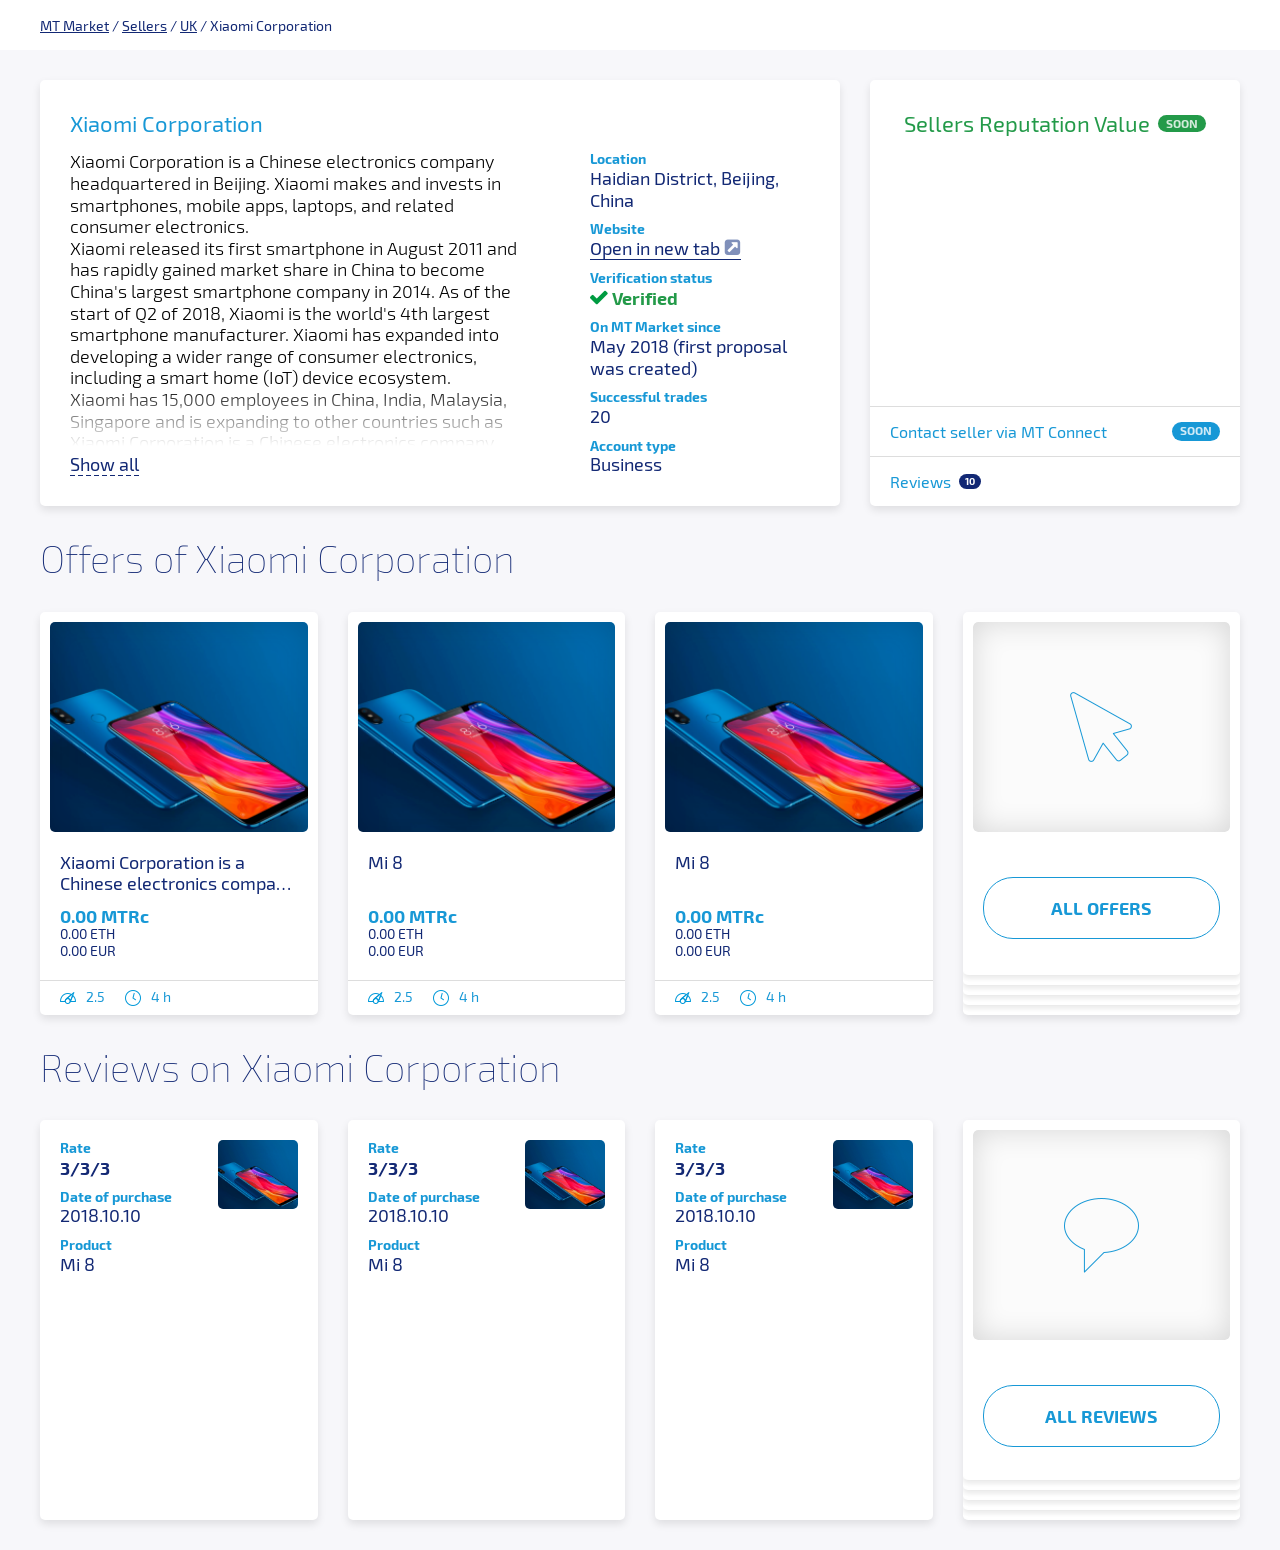
<file: index.html>
<html>
<head>
    <meta charset="UTF-8">
    <link rel="stylesheet" href="assets/css/reset.css">
    <link rel="stylesheet" href="assets/css/fonts.css">
    <link rel="stylesheet" href="assets/css/common.css">
    <link rel="stylesheet" href="assets/css/dashboard.css">
</head>
<body>
    <div>
        <div class="breadcrumbs">
            <div class="wrapper">
                <div class="breadcrumbs__list">
                    <span class="breadcrumbs__item">
                        <span class="link">MT Market</span>
                    </span>
                    <span class="breadcrumbs__item">
                        <span class="link">Sellers</span>
                    </span>
                    <span class="breadcrumbs__item">
                        <span class="link">UK</span>
                    </span>
                    <span class="breadcrumbs__item">Xiaomi Corporation</span>
                </div>
            </div>
        </div>
        <div class="dashboard">
            <div class="wrapper">
                <div class="summary">
                    <div class="summary__item info">
                        <div class="info__header">Xiaomi Corporation</div>
                        <div class="info__body">
                            <div class="info__description">
                                <div class="description__text">
                                    <p>Xiaomi Corporation is a Chinese electronics company headquartered in Beijing. Xiaomi makes and invests in smartphones, mobile apps, laptops, and related consumer electronics.</p>
                                    <p>Xiaomi released its first smartphone in August 2011 and has rapidly gained market share in China to become China's largest smartphone company in 2014. As of the start of Q2 of 2018, Xiaomi is the world's 4th largest smartphone manufacturer. Xiaomi has expanded into developing a wider range of consumer electronics, including a smart home (IoT) device ecosystem.</p>
                                    <p>Xiaomi has 15,000 employees in China, India, Malaysia, Singapore and is expanding to other countries such as</p>
                                    <p>Xiaomi Corporation is a Chinese electronics company headquartered in Beijing. Xiaomi makes and invests in smartphones, mobile apps, laptops, and related consumer electronics.</p>
                                    <p>Xiaomi released its first smartphone in August 2011 and has rapidly gained market share in China to become China's largest smartphone company in 2014. As of the start of Q2 of 2018, Xiaomi is the world's 4th largest smartphone manufacturer. Xiaomi has expanded into developing a wider range of consumer electronics, including a smart home (IoT) device ecosystem.</p>
                                    <p>Xiaomi has 15,000 employees in China, India, Malaysia, Singapore and is expanding to other countries such as</p>
                                </div>
                                <div class="description__more">Show all</div>
                            </div>
                            <div class="info__list">
                                <div class="info__item">
                                    <div class="info__dt">Location</div>
                                    <div class="info__dd">Haidian District, Beijing, China</div>
                                </div>
                                <div class="info__item">
                                    <div class="info__dt">Website</div>
                                    <div class="info__dd">
                                        <div class="info__link">Open in new tab <img src="assets/images/link.png" alt=""/></div>
                                    </div>
                                </div>
                                <div class="info__item">
                                    <div class="info__dt">Verification status</div>
                                    <div class="info__dd">
                                        <img src="assets/images/verified.png" alt=""/>
                                        <span class="status--verified">Verified</span>
                                    </div>
                                </div>
                                <div class="info__item">
                                    <div class="info__dt">On MT Market since</div>
                                    <div class="info__dd">May 2018 (first proposal was created)</div>
                                </div>
                                <div class="info__item">
                                    <div class="info__dt">Successful trades</div>
                                    <div class="info__dd">20</div>
                                </div>
                                <div class="info__item">
                                    <div class="info__dt">Account type</div>
                                    <div class="info__dd">Business</div>
                                </div>
                            </div>
                        </div>
                    </div>
                    <div class="summary__item reputation">
                        <div class="reputation__header">
                            <span>Sellers Reputation Value</span>
                            <span class="badge badge--green">Soon</span>
                        </div>
                        <div class="reputation__body">
                            <div class="reputation__widget"></div>
                        </div>
                        <div class="reputation__section">
                            <div class="reputation__soon">
                                <span>Contact seller via MT Connect</span>
                                <span class="badge badge--blue">Soon</span>
                            </div>
                        </div>
                        <div class="reputation__section">
                            <span>Reviews</span>
                            <span class="badge badge--reviews">10</span>
                        </div>
                    </div>
                </div>
                <div class="offers">
                    <div class="offers__header">Offers of Xiaomi Corporation</div>
                    <div class="offers__body">
                        <div class="offers__item offer">
                            <div class="offer__body">
                                <div class="offer__cover" style="background-image: url(assets/images/147.png)"></div>
                                <div class="offer__text">
                                    <div class="offer__title">Xiaomi Corporation is a Chinese electronics company headquartered in Beijing. Xiaomi makes and invests in smartphones, mobile apps, laptops, and related consumer electronics.</div>
                                    <div class="offer__price price">
                                        <div class="price__mtr">0.00 MTRc</div>
                                        <div class="price__eth">0.00 ETH</div>
                                        <div class="price__eur">0.00 EUR</div>
                                    </div>
                                </div>
                            </div>
                            <div class="offer__footer">
                                <div class="offer__badge">
                                    <img class="badge__icon" src="assets/images/rating.png" alt="Rating:"/>
                                    <span>2.5</span>
                                </div>
                                <div class="offer__badge">
                                    <img class="badge__icon" src="assets/images/time.png" alt="Rating:"/>
                                    <span>4 h</span>
                                </div>
                            </div>
                        </div>
                        <div class="offers__item offer">
                            <div class="offer__body">
                                <div class="offer__cover" style="background-image: url(assets/images/147.png)"></div>
                                <div class="offer__text">
                                    <div class="offer__title">Mi 8</div>
                                    <div class="offer__price price">
                                        <div class="price__mtr">0.00 MTRc</div>
                                        <div class="price__eth">0.00 ETH</div>
                                        <div class="price__eur">0.00 EUR</div>
                                    </div>
                                </div>
                            </div>
                            <div class="offer__footer">
                                <div class="offer__badge">
                                    <img class="badge__icon" src="assets/images/rating.png" alt="Rating:"/>
                                    <span>2.5</span>
                                </div>
                                <div class="offer__badge">
                                    <img class="badge__icon" src="assets/images/time.png" alt="Rating:"/>
                                    <span>4 h</span>
                                </div>
                            </div>
                        </div>
                        <div class="offers__item offer">
                            <div class="offer__body">
                                <div class="offer__cover" style="background-image: url(assets/images/147.png)"></div>
                                <div class="offer__text">
                                    <div class="offer__title">Mi 8</div>
                                    <div class="offer__price price">
                                        <div class="price__mtr">0.00 MTRc</div>
                                        <div class="price__eth">0.00 ETH</div>
                                        <div class="price__eur">0.00 EUR</div>
                                    </div>
                                </div>
                            </div>
                            <div class="offer__footer">
                                <div class="offer__badge">
                                    <img class="badge__icon" src="assets/images/rating.png" alt="Rating:"/>
                                    <span>2.5</span>
                                </div>
                                <div class="offer__badge">
                                    <img class="badge__icon" src="assets/images/time.png" alt="Rating:"/>
                                    <span>4 h</span>
                                </div>
                            </div>
                        </div>
                        <div class="offers__item offer offer--more">
                            <div class="offer__body">
                                <div class="offer__cover">
                                    <img class="cover__icon" src="assets/images/offers.png" alt=""/>
                                </div>
                                <button class="offer__button">All Offers</button>
                            </div>
                        </div>
                    </div>
                    <div class="reviews">
                        <div class="reviews__header">
                            Reviews on Xiaomi Corporation
                        </div>
                        <div class="reviews__body">
                            <div class="reviews__item review">
                                <div class="review__cover cover--small" style="background-image: url(assets/images/147.png)"></div>
                                <div class="review__dl">
                                    <div class="review__dt">Rate</div>
                                    <div class="review__dd stronger">3/3/3</div>
                                </div>
                                <div class="review__dl">
                                    <div class="review__dt">Date of purchase</div>
                                    <div class="review__dd">2018.10.10</div>
                                </div>
                                <div class="review__dl">
                                    <div class="review__dt">Product</div>
                                    <div class="review__dd">Mi 8</div>
                                </div>
                            </div>
                            <div class="reviews__item review">
                                <div class="review__cover cover--small" style="background-image: url(assets/images/147.png)"></div>
                                <div class="review__dl">
                                    <div class="review__dt">Rate</div>
                                    <div class="review__dd stronger">3/3/3</div>
                                </div>
                                <div class="review__dl">
                                    <div class="review__dt">Date of purchase</div>
                                    <div class="review__dd">2018.10.10</div>
                                </div>
                                <div class="review__dl">
                                    <div class="review__dt">Product</div>
                                    <div class="review__dd">Mi 8</div>
                                </div>
                            </div>
                            <div class="reviews__item review">
                                <div class="review__cover cover--small" style="background-image: url(assets/images/147.png)"></div>
                                <div class="review__dl">
                                    <div class="review__dt">Rate</div>
                                    <div class="review__dd stronger">3/3/3</div>
                                </div>
                                <div class="review__dl">
                                    <div class="review__dt">Date of purchase</div>
                                    <div class="review__dd">2018.10.10</div>
                                </div>
                                <div class="review__dl">
                                    <div class="review__dt">Product</div>
                                    <div class="review__dd">Mi 8</div>
                                </div>
                            </div>
                            <div class="reviews__item review review--more">
                                <div class="review__cover">
                                    <img class="cover__icon" src="assets/images/reviews.png" alt=""/>
                                </div>
                                <div class="review__button">All Reviews</div>
                            </div>
                        </div>
                    </div>
                </div>
            </div>
        </div>
    </div>
</body>
</html>
</file>
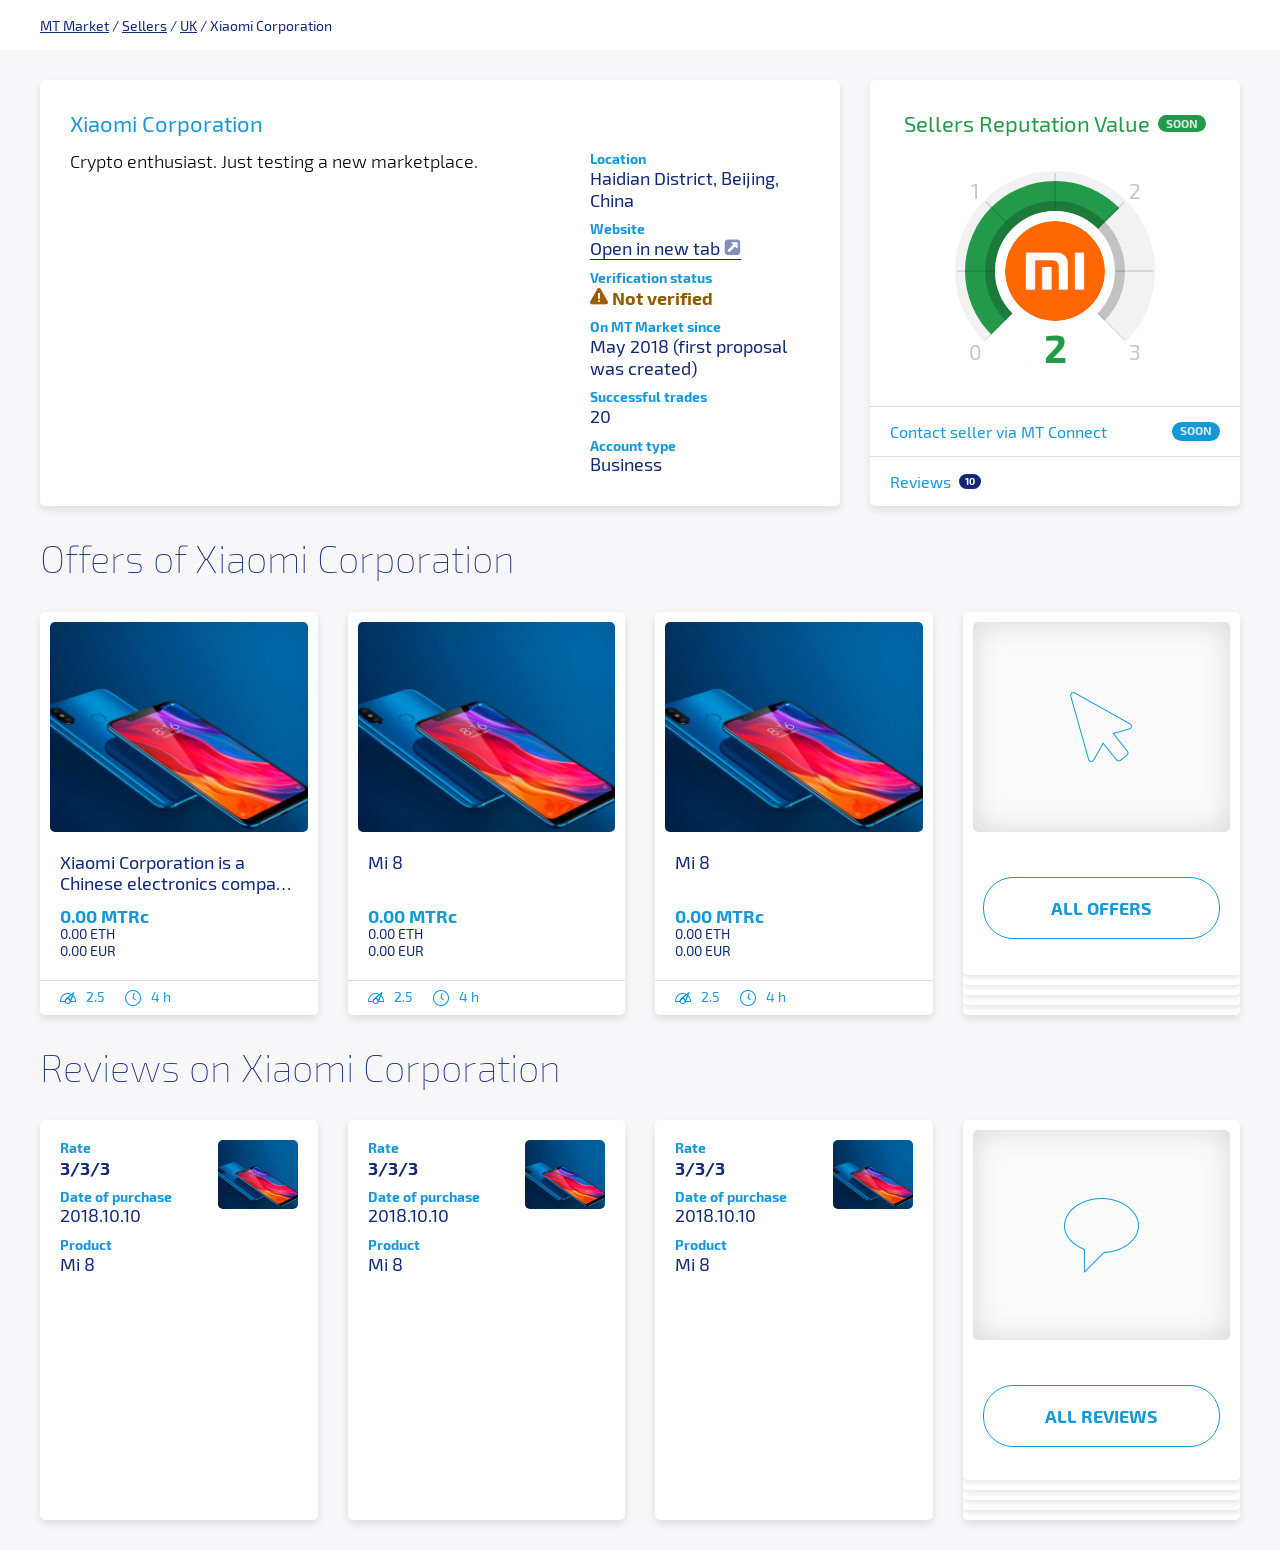
<file: alt.html>
<html>
<head>
    <meta charset="UTF-8">
    <meta name="viewport" content="width=device-width, initial-scale=1.0">
    <link rel="stylesheet" href="assets/css/reset.css">
    <link rel="stylesheet" href="assets/css/fonts.css">
    <link rel="stylesheet" href="assets/css/common.css">
    <link rel="stylesheet" href="assets/css/dashboard.css">
</head>
<body>
    <div>
        <div class="breadcrumbs">
            <div class="wrapper">
                <div class="breadcrumbs__list">
                    <span class="breadcrumbs__item">
                        <span class="link">MT Market</span>
                    </span>
                    <span class="breadcrumbs__item">
                        <span class="link">Sellers</span>
                    </span>
                    <span class="breadcrumbs__item">
                        <span class="link">UK</span>
                    </span>
                    <span class="breadcrumbs__item">Xiaomi Corporation</span>
                </div>
            </div>
        </div>
        <div class="dashboard">
            <div class="wrapper">
                <div class="summary">
                    <div class="summary__item info">
                        <div class="info__header">Xiaomi Corporation</div>
                        <div class="info__body">
                            <div class="info__description">
                                <div class="description__text">
                                    <p>Crypto enthusiast. Just testing a new marketplace.</p>
                                </div>
                            </div>
                            <div class="info__list">
                                <div class="info__item">
                                    <div class="info__dt">Location</div>
                                    <div class="info__dd">Haidian District, Beijing, China</div>
                                </div>
                                <div class="info__item">
                                    <div class="info__dt">Website</div>
                                    <div class="info__dd">
                                        <div class="info__link">Open in new tab <img src="assets/images/link.png" alt=""/></div>
                                    </div>
                                </div>
                                <div class="info__item">
                                    <div class="info__dt">Verification status</div>
                                    <div class="info__dd">
                                        <img src="assets/images/unverified.png" alt=""/>
                                        <span class="status--unverified">Not verified</span>
                                    </div>
                                </div>
                                <div class="info__item">
                                    <div class="info__dt">On MT Market since</div>
                                    <div class="info__dd">May 2018 (first proposal was created)</div>
                                </div>
                                <div class="info__item">
                                    <div class="info__dt">Successful trades</div>
                                    <div class="info__dd">20</div>
                                </div>
                                <div class="info__item">
                                    <div class="info__dt">Account type</div>
                                    <div class="info__dd">Business</div>
                                </div>
                            </div>
                        </div>
                    </div>
                    <div class="summary__item reputation">
                        <div class="reputation__header">
                            <span>Sellers Reputation Value</span>
                            <span class="badge badge--green">Soon</span>
                        </div>
                        <div class="reputation__body">
                            <div class="reputation__widget widget">
                                <div class="widget__number">0</div>
                                <div class="widget__number">1</div>
                                <div class="widget__number">2</div>
                                <div class="widget__number">3</div>
                                <div class="widget__body">
                                    <svg version="1.1" xmlns="http://www.w3.org/2000/svg" x="0px" y="0px"
                                         width="200px" height="200px" viewBox="0 0 200 200" xml:space="preserve">
                                        <circle class="widget__back" cx="100" cy="100" r="100"/>
                                        <circle class="widget__progress progress--180" cx="100" cy="100" r="75"/>
                                        <rect x="99" y="2" class="widget__line" width="2" height="196"/>
                                        <rect x="99" y="2" transform="matrix(0.7071 0.7071 -0.7071 0.7071 100 -41.4214)" class="widget__line" width="2" height="196"/>
                                        <rect x="99" y="2" transform="matrix(4.545637e-13 1 -1 4.545637e-13 200 -4.591527e-11)" class="widget__line" width="2" height="196"/>
                                        <rect x="99" y="2" transform="matrix(-0.7071 0.7071 -0.7071 -0.7071 241.4214 100)" class="widget__line" width="2" height="196"/>
                                        <circle class="widget__shadow" cx="100" cy="100" r="70"/>
                                        <circle class="widget__space" cx="100" cy="100" r="60"/>
                                        <path class="widget__space" d="M100,100V0c26.5,0,52,10.5,70.7,29.3S200,73.5,200,100H100z"/>
                                    </svg>
                                </div>
                                <div class="widget__rating">2</div>
                                <div class="widget__logo" style="background-image: url(assets/images/logo.png)"></div>
                            </div>
                        </div>
                        <div class="reputation__section">
                            <div class="reputation__soon">
                                <span>Contact seller via MT Connect</span>
                                <span class="badge badge--blue">Soon</span>
                            </div>
                        </div>
                        <div class="reputation__section">
                            <span>Reviews</span>
                            <span class="badge badge--reviews">10</span>
                        </div>
                    </div>
                </div>
                <div class="offers">
                    <div class="offers__header">Offers of Xiaomi Corporation</div>
                    <div class="offers__body">
                        <div class="offers__item offer">
                            <div class="offer__body">
                                <div class="offer__cover" style="background-image: url(assets/images/147.png)"></div>
                                <div class="offer__text">
                                    <div class="offer__title">Xiaomi Corporation is a Chinese electronics company headquartered in Beijing. Xiaomi makes and invests in smartphones, mobile apps, laptops, and related consumer electronics.</div>
                                    <div class="offer__price price">
                                        <div class="price__mtr">0.00 MTRc</div>
                                        <div class="price__eth">0.00 ETH</div>
                                        <div class="price__eur">0.00 EUR</div>
                                    </div>
                                </div>
                            </div>
                            <div class="offer__footer">
                                <div class="offer__badge">
                                    <img class="badge__icon" src="assets/images/rating.png" alt="Rating:"/>
                                    <span>2.5</span>
                                </div>
                                <div class="offer__badge">
                                    <img class="badge__icon" src="assets/images/time.png" alt="Rating:"/>
                                    <span>4 h</span>
                                </div>
                            </div>
                        </div>
                        <div class="offers__item offer">
                            <div class="offer__body">
                                <div class="offer__cover" style="background-image: url(assets/images/147.png)"></div>
                                <div class="offer__text">
                                    <div class="offer__title">Mi 8</div>
                                    <div class="offer__price price">
                                        <div class="price__mtr">0.00 MTRc</div>
                                        <div class="price__eth">0.00 ETH</div>
                                        <div class="price__eur">0.00 EUR</div>
                                    </div>
                                </div>
                            </div>
                            <div class="offer__footer">
                                <div class="offer__badge">
                                    <img class="badge__icon" src="assets/images/rating.png" alt="Rating:"/>
                                    <span>2.5</span>
                                </div>
                                <div class="offer__badge">
                                    <img class="badge__icon" src="assets/images/time.png" alt="Rating:"/>
                                    <span>4 h</span>
                                </div>
                            </div>
                        </div>
                        <div class="offers__item offer">
                            <div class="offer__body">
                                <div class="offer__cover" style="background-image: url(assets/images/147.png)"></div>
                                <div class="offer__text">
                                    <div class="offer__title">Mi 8</div>
                                    <div class="offer__price price">
                                        <div class="price__mtr">0.00 MTRc</div>
                                        <div class="price__eth">0.00 ETH</div>
                                        <div class="price__eur">0.00 EUR</div>
                                    </div>
                                </div>
                            </div>
                            <div class="offer__footer">
                                <div class="offer__badge">
                                    <img class="badge__icon" src="assets/images/rating.png" alt="Rating:"/>
                                    <span>2.5</span>
                                </div>
                                <div class="offer__badge">
                                    <img class="badge__icon" src="assets/images/time.png" alt="Rating:"/>
                                    <span>4 h</span>
                                </div>
                            </div>
                        </div>
                        <div class="offers__item offer offer--more">
                            <div class="offer__body">
                                <div class="offer__cover">
                                    <img class="cover__icon" src="assets/images/offers.png" alt=""/>
                                </div>
                                <button class="offer__button">All Offers</button>
                            </div>
                        </div>
                    </div>
                    <div class="reviews">
                        <div class="reviews__header">
                            Reviews on Xiaomi Corporation
                        </div>
                        <div class="reviews__body">
                            <div class="reviews__item review">
                                <div class="review__cover cover--small" style="background-image: url(assets/images/147.png)"></div>
                                <div class="review__dl">
                                    <div class="review__dt">Rate</div>
                                    <div class="review__dd stronger">3/3/3</div>
                                </div>
                                <div class="review__dl">
                                    <div class="review__dt">Date of purchase</div>
                                    <div class="review__dd">2018.10.10</div>
                                </div>
                                <div class="review__dl">
                                    <div class="review__dt">Product</div>
                                    <div class="review__dd">Mi 8</div>
                                </div>
                            </div>
                            <div class="reviews__item review">
                                <div class="review__cover cover--small" style="background-image: url(assets/images/147.png)"></div>
                                <div class="review__dl">
                                    <div class="review__dt">Rate</div>
                                    <div class="review__dd stronger">3/3/3</div>
                                </div>
                                <div class="review__dl">
                                    <div class="review__dt">Date of purchase</div>
                                    <div class="review__dd">2018.10.10</div>
                                </div>
                                <div class="review__dl">
                                    <div class="review__dt">Product</div>
                                    <div class="review__dd">Mi 8</div>
                                </div>
                            </div>
                            <div class="reviews__item review">
                                <div class="review__cover cover--small" style="background-image: url(assets/images/147.png)"></div>
                                <div class="review__dl">
                                    <div class="review__dt">Rate</div>
                                    <div class="review__dd stronger">3/3/3</div>
                                </div>
                                <div class="review__dl">
                                    <div class="review__dt">Date of purchase</div>
                                    <div class="review__dd">2018.10.10</div>
                                </div>
                                <div class="review__dl">
                                    <div class="review__dt">Product</div>
                                    <div class="review__dd">Mi 8</div>
                                </div>
                            </div>
                            <div class="reviews__item review review--more">
                                <div class="review__cover">
                                    <img class="cover__icon" src="assets/images/reviews.png" alt=""/>
                                </div>
                                <button class="review__button">All Reviews</button>
                            </div>
                        </div>
                    </div>
                </div>
            </div>
        </div>
    </div>
</body>
</html>
</file>
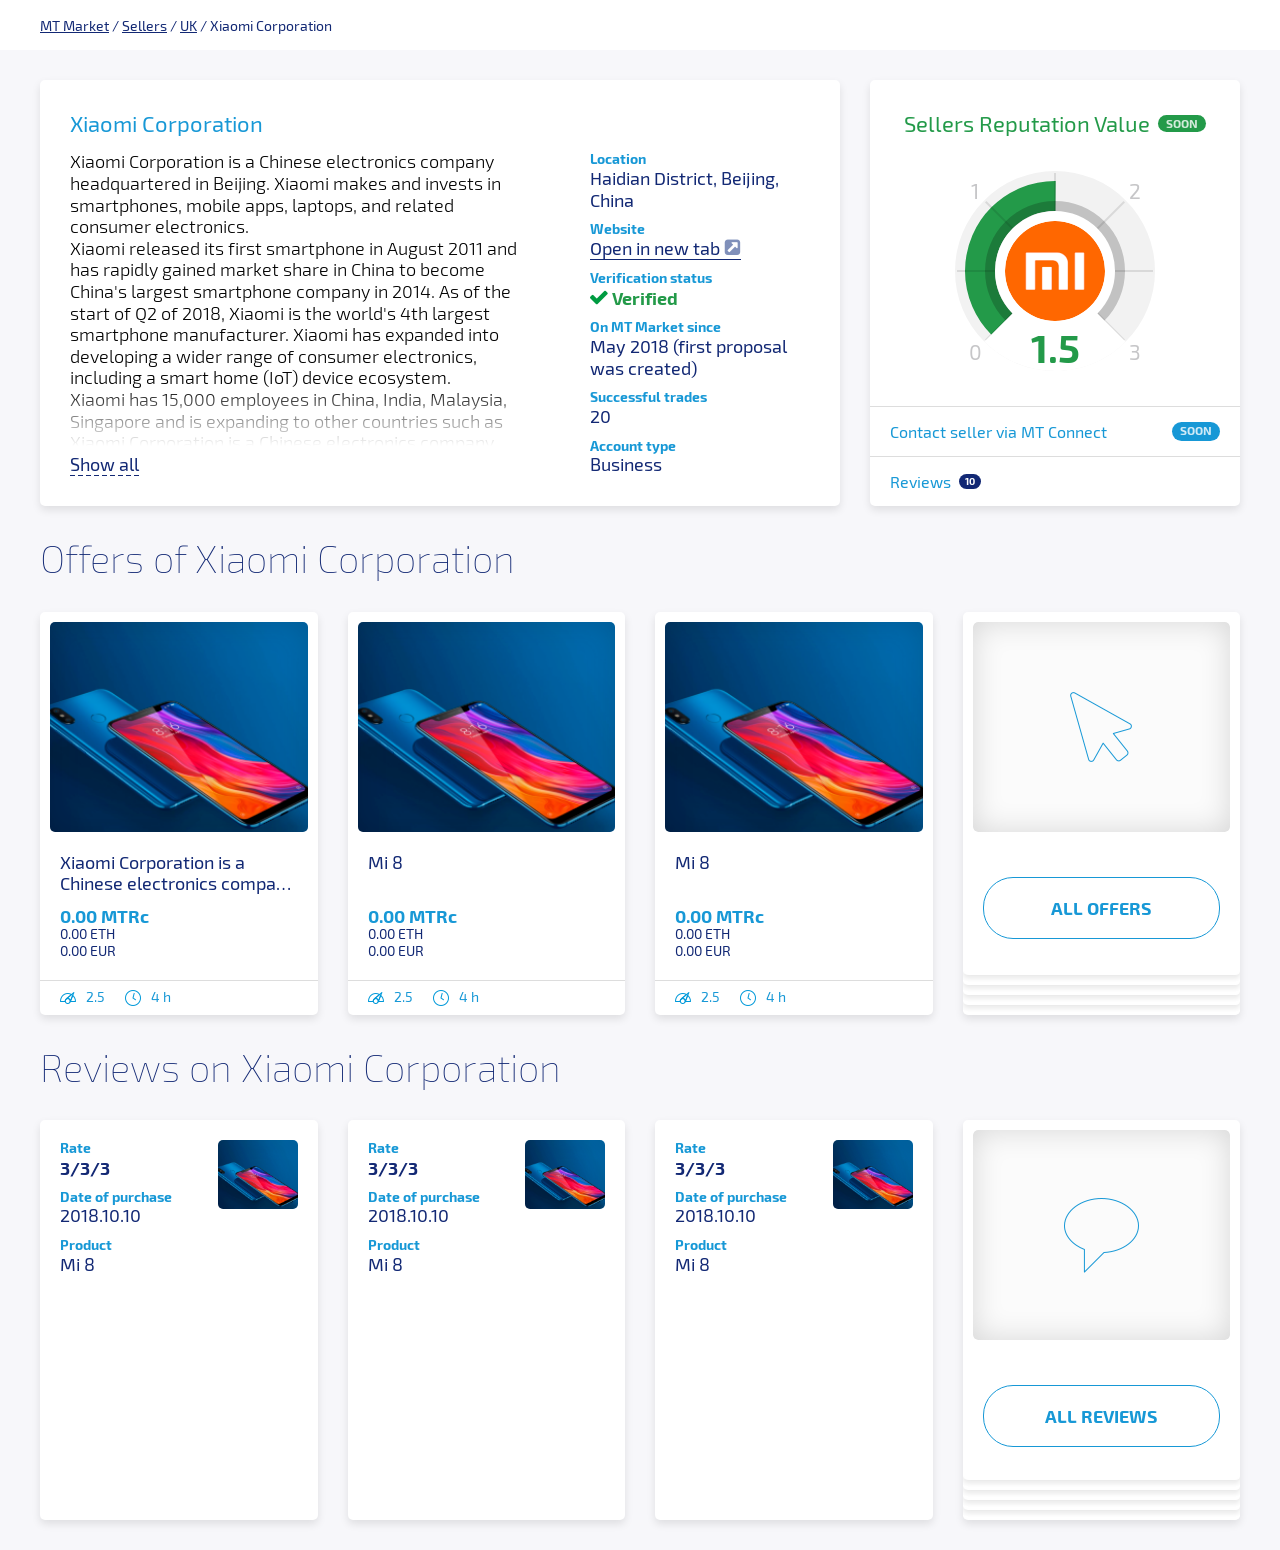
<file: home.html>
<html>
<head>
    <meta charset="UTF-8">
    <meta name="viewport" content="width=device-width, initial-scale=1.0">
    <link rel="stylesheet" href="assets/css/reset.css">
    <link rel="stylesheet" href="assets/css/fonts.css">
    <link rel="stylesheet" href="assets/css/common.css">
    <link rel="stylesheet" href="assets/css/dashboard.css">
</head>
<body>
    <div>
        <div class="breadcrumbs">
            <div class="wrapper">
                <div class="breadcrumbs__list">
                    <span class="breadcrumbs__item">
                        <span class="link">MT Market</span>
                    </span>
                    <span class="breadcrumbs__item">
                        <span class="link">Sellers</span>
                    </span>
                    <span class="breadcrumbs__item">
                        <span class="link">UK</span>
                    </span>
                    <span class="breadcrumbs__item">Xiaomi Corporation</span>
                </div>
            </div>
        </div>
        <div class="dashboard">
            <div class="wrapper">
                <div class="summary">
                    <div class="summary__item info">
                        <div class="info__header">Xiaomi Corporation</div>
                        <div class="info__body">
                            <input type="checkbox" id="toggle" class="info__toggle"/>
                            <div class="info__description">
                                <div class="description__text">
                                    <p>Xiaomi Corporation is a Chinese electronics company headquartered in Beijing. Xiaomi makes and invests in smartphones, mobile apps, laptops, and related consumer electronics.</p>
                                    <p>Xiaomi released its first smartphone in August 2011 and has rapidly gained market share in China to become China's largest smartphone company in 2014. As of the start of Q2 of 2018, Xiaomi is the world's 4th largest smartphone manufacturer. Xiaomi has expanded into developing a wider range of consumer electronics, including a smart home (IoT) device ecosystem.</p>
                                    <p>Xiaomi has 15,000 employees in China, India, Malaysia, Singapore and is expanding to other countries such as</p>
                                    <p>Xiaomi Corporation is a Chinese electronics company headquartered in Beijing. Xiaomi makes and invests in smartphones, mobile apps, laptops, and related consumer electronics.</p>
                                    <p>Xiaomi released its first smartphone in August 2011 and has rapidly gained market share in China to become China's largest smartphone company in 2014. As of the start of Q2 of 2018, Xiaomi is the world's 4th largest smartphone manufacturer. Xiaomi has expanded into developing a wider range of consumer electronics, including a smart home (IoT) device ecosystem.</p>
                                    <p>Xiaomi has 15,000 employees in China, India, Malaysia, Singapore and is expanding to other countries such as</p>
                                </div>
                                <label for="toggle" class="description__more">Show all</label>
                            </div>
                            <div class="info__list">
                                <div class="info__item">
                                    <div class="info__dt">Location</div>
                                    <div class="info__dd">Haidian District, Beijing, China</div>
                                </div>
                                <div class="info__item">
                                    <div class="info__dt">Website</div>
                                    <div class="info__dd">
                                        <div class="info__link">Open in new tab <img src="assets/images/link.png" alt=""/></div>
                                    </div>
                                </div>
                                <div class="info__item">
                                    <div class="info__dt">Verification status</div>
                                    <div class="info__dd">
                                        <img src="assets/images/verified.png" alt=""/>
                                        <span class="status--verified">Verified</span>
                                    </div>
                                </div>
                                <div class="info__item">
                                    <div class="info__dt">On MT Market since</div>
                                    <div class="info__dd">May 2018 (first proposal was created)</div>
                                </div>
                                <div class="info__item">
                                    <div class="info__dt">Successful trades</div>
                                    <div class="info__dd">20</div>
                                </div>
                                <div class="info__item">
                                    <div class="info__dt">Account type</div>
                                    <div class="info__dd">Business</div>
                                </div>
                            </div>
                        </div>
                    </div>
                    <div class="summary__item reputation">
                        <div class="reputation__header">
                            <span>Sellers Reputation Value</span>
                            <span class="badge badge--green">Soon</span>
                        </div>
                        <div class="reputation__body">
                            <div class="reputation__widget widget">
                                <div class="widget__number">0</div>
                                <div class="widget__number">1</div>
                                <div class="widget__number">2</div>
                                <div class="widget__number">3</div>
                                <div class="widget__body">
                                    <svg version="1.1" xmlns="http://www.w3.org/2000/svg" x="0px" y="0px"
                                         width="200px" height="200px" viewBox="0 0 200 200" xml:space="preserve">
                                        <circle class="widget__back" cx="100" cy="100" r="100"/>
                                        <circle class="widget__progress progress--135" cx="100" cy="100" r="75"/>
                                        <rect x="99" y="2" class="widget__line" width="2" height="196"/>
                                        <rect x="99" y="2" transform="matrix(0.7071 0.7071 -0.7071 0.7071 100 -41.4214)" class="widget__line" width="2" height="196"/>
                                        <rect x="99" y="2" transform="matrix(4.545637e-13 1 -1 4.545637e-13 200 -4.591527e-11)" class="widget__line" width="2" height="196"/>
                                        <rect x="99" y="2" transform="matrix(-0.7071 0.7071 -0.7071 -0.7071 241.4214 100)" class="widget__line" width="2" height="196"/>
                                        <circle class="widget__shadow" cx="100" cy="100" r="70"/>
                                        <circle class="widget__space" cx="100" cy="100" r="60"/>
                                        <path class="widget__space" d="M100,100V0c26.5,0,52,10.5,70.7,29.3S200,73.5,200,100H100z"/>
                                    </svg>
                                </div>
                                <div class="widget__rating">1.5</div>
                                <div class="widget__logo" style="background-image: url(assets/images/logo.png)"></div>
                            </div>
                        </div>
                        <div class="reputation__section">
                            <div class="reputation__soon">
                                <span>Contact seller via MT Connect</span>
                                <span class="badge badge--blue">Soon</span>
                            </div>
                        </div>
                        <div class="reputation__section">
                            <span>Reviews</span>
                            <span class="badge badge--reviews">10</span>
                        </div>
                    </div>
                </div>
                <div class="offers">
                    <div class="offers__header">Offers of Xiaomi Corporation</div>
                    <div class="offers__body">
                        <div class="offers__item offer">
                            <div class="offer__body">
                                <div class="offer__cover" style="background-image: url(assets/images/147.png)"></div>
                                <div class="offer__text">
                                    <div class="offer__title">Xiaomi Corporation is a Chinese electronics company headquartered in Beijing. Xiaomi makes and invests in smartphones, mobile apps, laptops, and related consumer electronics.</div>
                                    <div class="offer__price price">
                                        <div class="price__mtr">0.00 MTRc</div>
                                        <div class="price__eth">0.00 ETH</div>
                                        <div class="price__eur">0.00 EUR</div>
                                    </div>
                                </div>
                            </div>
                            <div class="offer__footer">
                                <div class="offer__badge">
                                    <img class="badge__icon" src="assets/images/rating.png" alt="Rating:"/>
                                    <span>2.5</span>
                                </div>
                                <div class="offer__badge">
                                    <img class="badge__icon" src="assets/images/time.png" alt="Rating:"/>
                                    <span>4 h</span>
                                </div>
                            </div>
                        </div>
                        <div class="offers__item offer">
                            <div class="offer__body">
                                <div class="offer__cover" style="background-image: url(assets/images/147.png)"></div>
                                <div class="offer__text">
                                    <div class="offer__title">Mi 8</div>
                                    <div class="offer__price price">
                                        <div class="price__mtr">0.00 MTRc</div>
                                        <div class="price__eth">0.00 ETH</div>
                                        <div class="price__eur">0.00 EUR</div>
                                    </div>
                                </div>
                            </div>
                            <div class="offer__footer">
                                <div class="offer__badge">
                                    <img class="badge__icon" src="assets/images/rating.png" alt="Rating:"/>
                                    <span>2.5</span>
                                </div>
                                <div class="offer__badge">
                                    <img class="badge__icon" src="assets/images/time.png" alt="Rating:"/>
                                    <span>4 h</span>
                                </div>
                            </div>
                        </div>
                        <div class="offers__item offer">
                            <div class="offer__body">
                                <div class="offer__cover" style="background-image: url(assets/images/147.png)"></div>
                                <div class="offer__text">
                                    <div class="offer__title">Mi 8</div>
                                    <div class="offer__price price">
                                        <div class="price__mtr">0.00 MTRc</div>
                                        <div class="price__eth">0.00 ETH</div>
                                        <div class="price__eur">0.00 EUR</div>
                                    </div>
                                </div>
                            </div>
                            <div class="offer__footer">
                                <div class="offer__badge">
                                    <img class="badge__icon" src="assets/images/rating.png" alt="Rating:"/>
                                    <span>2.5</span>
                                </div>
                                <div class="offer__badge">
                                    <img class="badge__icon" src="assets/images/time.png" alt="Rating:"/>
                                    <span>4 h</span>
                                </div>
                            </div>
                        </div>
                        <div class="offers__item offer offer--more">
                            <div class="offer__body">
                                <div class="offer__cover">
                                    <img class="cover__icon" src="assets/images/offers.png" alt=""/>
                                </div>
                                <button class="offer__button">All Offers</button>
                            </div>
                        </div>
                    </div>
                    <div class="reviews">
                        <div class="reviews__header">
                            Reviews on Xiaomi Corporation
                        </div>
                        <div class="reviews__body">
                            <div class="reviews__item review">
                                <div class="review__cover cover--small" style="background-image: url(assets/images/147.png)"></div>
                                <div class="review__dl">
                                    <div class="review__dt">Rate</div>
                                    <div class="review__dd stronger">3/3/3</div>
                                </div>
                                <div class="review__dl">
                                    <div class="review__dt">Date of purchase</div>
                                    <div class="review__dd">2018.10.10</div>
                                </div>
                                <div class="review__dl">
                                    <div class="review__dt">Product</div>
                                    <div class="review__dd">Mi 8</div>
                                </div>
                            </div>
                            <div class="reviews__item review">
                                <div class="review__cover cover--small" style="background-image: url(assets/images/147.png)"></div>
                                <div class="review__dl">
                                    <div class="review__dt">Rate</div>
                                    <div class="review__dd stronger">3/3/3</div>
                                </div>
                                <div class="review__dl">
                                    <div class="review__dt">Date of purchase</div>
                                    <div class="review__dd">2018.10.10</div>
                                </div>
                                <div class="review__dl">
                                    <div class="review__dt">Product</div>
                                    <div class="review__dd">Mi 8</div>
                                </div>
                            </div>
                            <div class="reviews__item review">
                                <div class="review__cover cover--small" style="background-image: url(assets/images/147.png)"></div>
                                <div class="review__dl">
                                    <div class="review__dt">Rate</div>
                                    <div class="review__dd stronger">3/3/3</div>
                                </div>
                                <div class="review__dl">
                                    <div class="review__dt">Date of purchase</div>
                                    <div class="review__dd">2018.10.10</div>
                                </div>
                                <div class="review__dl">
                                    <div class="review__dt">Product</div>
                                    <div class="review__dd">Mi 8</div>
                                </div>
                            </div>
                            <div class="reviews__item review review--more">
                                <div class="review__cover">
                                    <img class="cover__icon" src="assets/images/reviews.png" alt=""/>
                                </div>
                                <button class="review__button">All Reviews</button>
                            </div>
                        </div>
                    </div>
                </div>
            </div>
        </div>
    </div>
</body>
</html>
</file>
<file: assets/css/fonts.css>
@font-face {
    font-family: 'Exo 2';
    src: url('../fonts/exo2-100.woff2') format('woff2');
    font-weight: 100;
}

@font-face {
    font-family: 'Exo 2';
    src: url('../fonts/exo2-300.woff2') format('woff2');
    font-weight: 300;
}

@font-face {
    font-family: 'Exo 2';
    src: url('../fonts/exo2-400.woff2') format('woff2');
    font-weight: 400;
}

@font-face {
    font-family: 'Exo 2';
    src: url('../fonts/exo2-700.woff2') format('woff2');
    font-weight: 700;
}
</file>
<file: assets/css/common.css>
html {
    font-family: 'Exo 2', sans-serif;
    font-size: 16px;
    line-height: 1.5;
    background: #f7f7fa;
}
</file>
<file: assets/css/dashboard.css>
.wrapper {
    max-width: 1230px;
    padding-left: 15px;
    padding-right: 15px;
    margin: 0 auto;
}

.link {
    text-decoration: underline;
}

.stronger {
    font-weight: 700;
}





.breadcrumbs {
    background: white;
}

.breadcrumbs__list {
    display: flex;
    align-items: center;
    height: 50px;
}

.breadcrumbs__item {
    font-size: 14px;
    color: #122874;
}

.breadcrumbs__item:not(:last-of-type):after {
    content: '/';
    margin-right: 3px;
}





.dashboard {
    padding: 30px 0;
    line-height: 1.2;
}

.summary {
    display: flex;
}

.summary__item {
    border-radius: 5px;
    background: white;
}





.info {
    flex-grow: 1;
    margin-right: 30px;
    padding: 30px;
    box-shadow: 0 4px 8px rgba(0,0,0, .1);
    font-size: 18px;
}

.info__header {
    margin-bottom: 15px;
    font-size: 22px;
    color: #1798d6;
}

.info__body {
    display: flex;
}



.info__toggle {
    display: none;
}

.info__description {
    flex-grow: 1;
    position: relative;
    overflow: hidden;
    margin-right: 60px;
}

.info__description:after {
    pointer-events: none;
    content: '';
    display: block;
    position: absolute;
    bottom: 0;
    left: 0;
    right: 0;
    height: 60px;
    border-bottom: 30px solid white;
    background: -moz-linear-gradient(top, rgba(255,255,255,0) 0%, rgba(255,255,255,1) 100%);
    background: -webkit-linear-gradient(top, rgba(255,255,255,0) 0%,rgba(255,255,255,1) 100%);
    background: linear-gradient(to bottom, rgba(255,255,255,0) 0%,rgba(255,255,255,1) 100%);
    filter: progid:DXImageTransform.Microsoft.gradient(startColorstr='#00ffffff', endColorstr='#ffffff',GradientType=0);
}

.info__toggle:checked ~ .info__description:after {
    display: none;
}

.description__text {
    position: absolute;
    font-weight: 300;
}

.info__toggle:checked ~ .info__description .description__text {
    position: static;
}

.description__more {
    position: absolute;
    bottom: 0;
    z-index: 1;
    color: #122874;
    background: linear-gradient(to right, #122874 60%, rgba(255,255,255,0) 0%) left bottom / 8px 1px repeat-x;
}

.info__toggle:checked ~ .info__description .description__more {
    display: none;
}

.description__more:hover {
    cursor: pointer;
    color: red;
    background: linear-gradient(to right, red 60%, rgba(255,255,255,0) 0%) left bottom / 8px 1px repeat-x;
}



.info__list {
    flex-shrink: 0;
    width: 220px;
}

.info__item:not(:last-of-type) {
    margin-bottom: 10px;
}

.info__dt {
    font-size: 14px;
    font-weight: 700;
    color: #1798d6;
}

.info__dd {
    color: #122874;
}

.info__link {
    display: inline;
    border-bottom: 1px solid #122874;
}

.status--verified {
    font-weight: 700;
    color: #239a49;
}

.status--unverified {
    font-weight: 700;
    color: #8d5e00;
}





.reputation {
    flex-shrink: 0;
    display: flex;
    flex-direction: column;
    width: 370px;
    max-height: 500px;
    box-shadow: 0 4px 8px rgba(0,0,0, .1);
}

.reputation__header {
    display: flex;
    justify-content: center;
    align-items: center;
    padding: 30px 30px 0;
    font-size: 22px;
    color: #239a49;
}

.badge--green {
    margin-left: 8px;
    display: inline-block;
    line-height: 17px;
    padding: 0 8px;
    border-radius: 1000px;
    background: #239a49;
    font-size: 12px;
    font-weight: 700;
    text-transform: uppercase;
    color: rgba(255, 255, 255, .8);
}

.reputation__body {
    flex-grow: 1;
    display: flex;
    justify-content: center;
    align-items: center;
    padding: 30px 0;
}



.widget {
    display: flex;
    justify-content: center;
    align-items: center;
    position: relative;
}

.widget__body {
    transform: rotate(135deg);
}

.widget__back {
    fill:#F2F2F2;
}

.widget__line {
    opacity:0.1;
}

.widget__progress {
    fill:none;
    stroke:#239A49;
    stroke-width:30;
    stroke-miterlimit:10;
}

.widget__shadow {
    opacity:0.2;
}

.widget__space{
    fill:#FFFFFF;
}

.progress--45 {
    stroke-dasharray:59,1000;
}

.progress--90 {
    stroke-dasharray:118,1000;
}

.progress--135 {
    stroke-dasharray:177,1000;
}

.progress--180 {
    stroke-dasharray:236,1000;
}

.progress--225 {
    stroke-dasharray:295,1000;
}

.progress--270 {
    stroke-dasharray:352,1000;
}

.widget__number {
    position: absolute;
    font-size: 21px;
    color: #c6c6c8;
}

.widget__number:nth-of-type(1) {
    bottom: 20px;
    left: 20px;
    transform: translate(-50%, 50%);
}

.widget__number:nth-of-type(2) {
    top: 20px;
    left: 20px;
    transform: translate(-50%, -50%);
}

.widget__number:nth-of-type(3) {
    top: 20px;
    right: 20px;
    transform: translate(50%, -50%);
}

.widget__number:nth-of-type(4) {
    bottom: 20px;
    right: 20px;
    transform: translate(50%, 50%);
}

.widget__rating {
    position: absolute;
    bottom: 0;
    left: 50%;
    transform: translateX(-50%);
    font-size: 40px;
    font-weight: 700;
    color: #239a49;
}

.widget__logo {
    position: absolute;
    top: 50px;
    left: 50px;
    width: 100px;
    height: 100px;
    border-radius: 50%;
    background: white center / cover no-repeat;
}



.reputation__section {
    display: flex;
    align-items: center;
    padding: 0 20px;
    border-top: 1px solid #ddd;
    height: 50px;
    color: #1798d6;
}

.reputation__soon {
    flex-grow: 1;
    display: flex;
    justify-content: space-between;
}

.badge--blue {
    margin-left: 8px;
    display: inline-block;
    line-height: 17px;
    padding: 0 8px;
    border-radius: 1000px;
    background: #1798d6;
    font-size: 12px;
    font-weight: 700;
    text-transform: uppercase;
    color: rgba(255, 255, 255, .8);
}

.badge--reviews {
    margin-left: 8px;
    line-height: 15px;
    border-radius: 1000px;
    padding: 0 6px;
    background: #122874;
    font-size: 10px;
    font-weight: 900;
    color: white;
}



                                                    /*OFFERS*/

.offers {
    margin-top: 30px;
}

.offers__header {
    font-size: 38px;
    font-weight: 100;
    color: #122874;
    margin-bottom: 30px;
}

.offers__body {
    display: -ms-grid;
    display: grid;
    -ms-grid-columns: 1fr 30px 1fr 30px 1fr 30px 1fr;
    grid-template-columns: 1fr 30px 1fr 30px 1fr 30px 1fr;
}



.offers__item:nth-child(2) {
    -ms-grid-column: 3;
    grid-column: 3;
}

.offers__item:nth-child(3) {
    -ms-grid-column: 5;
    grid-column: 5;
}

.offers__item:nth-child(4) {
    -ms-grid-column: 7;
    grid-column: 7;
}



.offer {
    font-size: 14px;
    background: white;
    border-radius: 5px;
    box-shadow: 0 4px 8px rgba(0,0,0, .1);
    transition: box-shadow .25s ease-in-out;
}

.offer:hover {
    cursor: pointer;
    box-shadow: 0 8px 32px rgba(0,0,0, .25);
}

.offer__body {
    padding: 10px;
}

.offer__cover {
    display: flex;
    justify-content: center;
    align-items: center;
    position: relative;
    height: 210px;
    width: 100%;
    overflow: hidden;
    background-color: #fbfbfb;
    background-position: center;
    background-size: cover;
    background-repeat: no-repeat;
    border-radius: 5px;
}

.offer__cover:after {
    content: '';
    display: block;
    position: absolute;
    top: 0;
    left: 0;
    right: 0;
    bottom: 0;
    border-radius: 5px;
    box-shadow: 0 0 30px rgba(0,0,0, .15) inset;
}

.offer__text {
    padding: 20px 10px 10px;
    color: #122874;
}

.offer__title {
    display: -webkit-box;
    -webkit-box-orient: vertical;
    -webkit-line-clamp: 2;
    height: 43px;
    overflow: hidden;
    text-overflow: ellipsis;
    font-size: 18px;
    margin-bottom: 10px;
}

.price__mtr {
    font-size: 18px;
    font-weight: 900;
    color: #1798d6;
}



.offer__footer {
    display: flex;
    align-items: center;
    height: 35px;
    padding: 0 20px;
    color: #1798d6;
    border-top: 1px solid #ddd;
}

.offer__badge {
    display: flex;
    align-items: center;
}

.offer__badge:not(:last-of-type) {
    margin-right: 20px;
}

.badge__icon {
    margin-right: 10px;
}


.offer__button {
    margin: 45px 10px 0;
    width: calc(100% - 20px);
    line-height: 60px;
    border-radius: 30px;
    border: 1px solid #1798d6;
    text-align: center;
    font-size: 18px;
    font-weight: 900;
    text-transform: uppercase;
    color: #1798d6;
    transition: background .25s ease-in-out, color .25s ease-in-out;
}

.offer--more {
    position: relative;
    overflow: hidden;
}

.offer--more:after {
    content: '';
    display: block;
    position: absolute;
    bottom: 0;
    left: 0;
    right: 0;
    height: 50px;
    background: url(../images/shadow.png) top left / 100% 10px no-repeat, url(../images/shadows.png) bottom left / 100% 10px;
}

.offer--more:hover .offer__button {
    background: #1798d6;
    color: white;
}



                                                    /*REVIEWS*/

.reviews {
    margin-top: 30px;
}

.reviews__header {
    font-size: 38px;
    font-weight: 100;
    color: #122874;
    margin-bottom: 30px;
}

.reviews__body {
    display: -ms-grid;
    display: grid;
    -ms-grid-columns: 1fr 30px 1fr 30px 1fr 30px 1fr;
    grid-template-columns: 1fr 30px 1fr 30px 1fr 30px 1fr;
}



.reviews__item:nth-child(2) {
    -ms-grid-column: 3;
    grid-column: 3;
}

.reviews__item:nth-child(3) {
    -ms-grid-column: 5;
    grid-column: 5;
}

.reviews__item:nth-child(4) {
    -ms-grid-column: 7;
    grid-column: 7;
}



.review {
    position: relative;
    height: 400px;
    padding: 20px;
    font-size: 18px;
    background: white;
    border-radius: 5px;
    box-shadow: 0 4px 8px rgba(0,0,0, .1);
    transition: box-shadow .25s ease-in-out;
}

.review:hover {
    cursor: pointer;
    box-shadow: 0 8px 32px rgba(0,0,0, .25);
}

.review--more {
    padding: 10px;
}

.review__cover {
    display: flex;
    justify-content: center;
    align-items: center;
    position: relative;
    height: 210px;
    width: 100%;
    overflow: hidden;
    background-color: #fbfbfb;
    background-position: center;
    background-size: cover;
    background-repeat: no-repeat;
    border-radius: 5px;
}

.review__cover:after {
    content: '';
    display: block;
    position: absolute;
    top: 0;
    left: 0;
    right: 0;
    bottom: 0;
    border-radius: 5px;
    box-shadow: 0 0 30px rgba(0,0,0, .15) inset;
}

.cover--small {
    position: absolute;
    top: 20px;
    right: 20px;
    width: 80px;
    height: 69px;
}



.review__button {
    margin: 45px 10px 0;
    width: calc(100% - 20px);
    line-height: 60px;
    border-radius: 30px;
    border: 1px solid #1798d6;
    text-align: center;
    font-size: 18px;
    font-weight: 900;
    text-transform: uppercase;
    color: #1798d6;
    transition: background .25s ease-in-out, color .25s ease-in-out;
}

.review--more {
    position: relative;
    overflow: hidden;
}

.review--more:after {
    content: '';
    display: block;
    position: absolute;
    bottom: 0;
    left: 0;
    right: 0;
    height: 50px;
    background: url(../images/shadow.png) top left / 100% 10px no-repeat, url(../images/shadows.png) bottom left / 100% 10px;
}

.review--more:hover .review__button {
    background: #1798d6;
    color: white;
}

.review__dl:not(:last-of-type) {
    margin-bottom: 10px;
}

.review__dt {
    font-size: 14px;
    font-weight: 700;
    color: #1798d6;
}

.review__dd {
    color: #122874;
}





@media screen and (max-width: 1199px) {
    .summary {
        flex-direction: column;
    }

    .summary__item {
        margin-right: 0;
        margin-bottom: 30px;
    }



    .info__body {
        flex-direction: column;
    }

    .info__description {
        margin-right: 0;
        margin-bottom: 30px;
    }

    .info__description:after {
        display: none;
    }

    .description__text {
        position: static;
    }

    .description__more {
        display: none;
    }



    .reputation {
        width: auto;
    }



    .offers__body {
        display: flex;
        flex-direction: column;
    }

    .offers__item {
        margin-bottom: 30px;
    }

    .offers__item:not(:first-of-type):not(:last-of-type) {
        display: none;
    }

    .offer__title {
        height: auto;
    }

    .offer__button {
        margin-bottom: 70px;
    }



    .review {
        height: auto;
    }

    .reviews__body {
        display: flex;
        flex-direction: column;
    }

    .reviews__item {
        margin-bottom: 30px;
    }

    .reviews__item:not(:first-of-type):not(:last-of-type) {
        display: none;
    }

    .review__title {
        height: auto;
    }

    .review__button {
        margin-bottom: 70px;
    }
}
</file>
